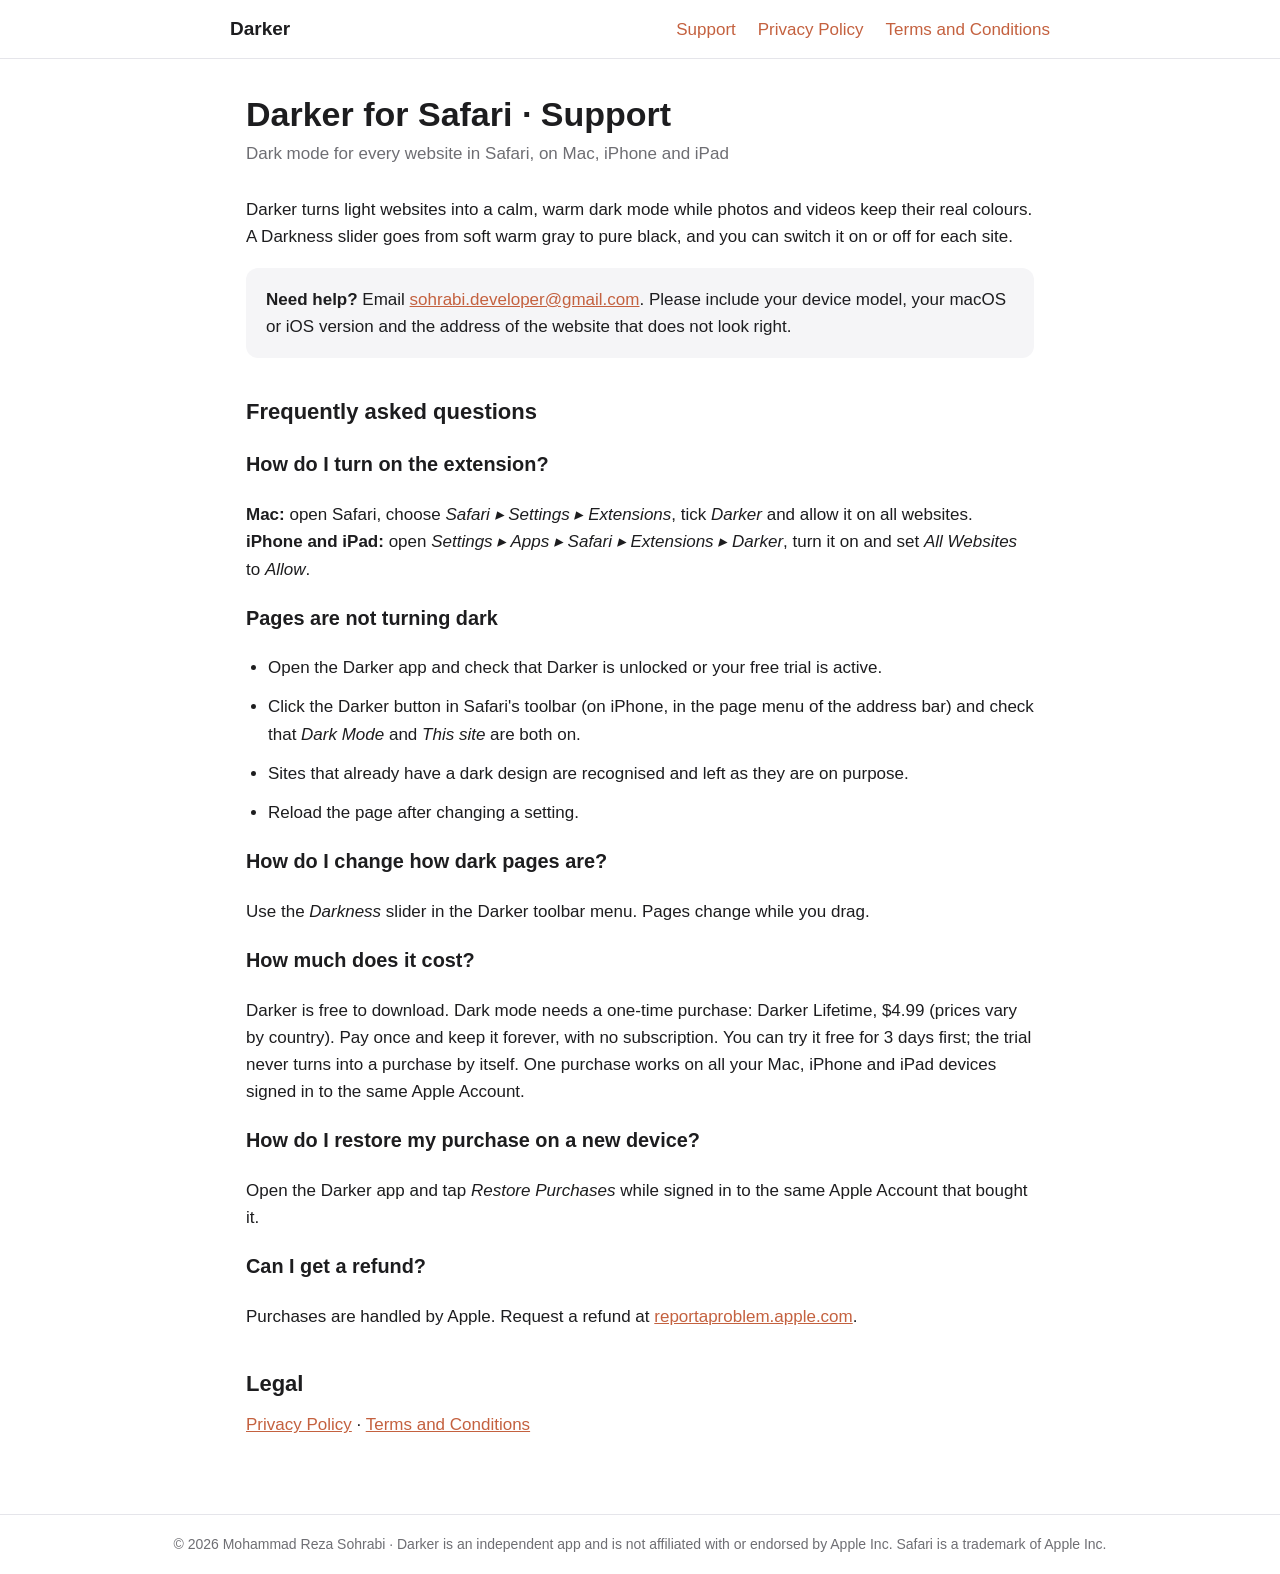
<file: index.html>
<!doctype html><html lang="en"><head><meta charset="utf-8"><meta name="viewport" content="width=device-width,initial-scale=1"><title>Darker Support</title><link rel="stylesheet" href="style.css"></head><body>
<header><nav><a class="brand" href="./">Darker</a><a href="./">Support</a><a href="privacy-policy.html">Privacy Policy</a><a href="terms-and-conditions.html">Terms and Conditions</a></nav></header>
<main>
<h1>Darker for Safari · Support</h1>
<p class="updated">Dark mode for every website in Safari, on Mac, iPhone and iPad</p>
<p>Darker turns light websites into a calm, warm dark mode while photos and videos keep their real colours. A Darkness slider goes from soft warm gray to pure black, and you can switch it on or off for each site.</p>
<div class="card"><strong>Need help?</strong> Email <a href="mailto:sohrabi.developer@gmail.com">sohrabi.developer@gmail.com</a>. Please include your device model, your macOS or iOS version and the address of the website that does not look right.</div>

<h2>Frequently asked questions</h2>
<h3>How do I turn on the extension?</h3>
<p><strong>Mac:</strong> open Safari, choose <em>Safari ▸ Settings ▸ Extensions</em>, tick <em>Darker</em> and allow it on all websites.<br><strong>iPhone and iPad:</strong> open <em>Settings ▸ Apps ▸ Safari ▸ Extensions ▸ Darker</em>, turn it on and set <em>All Websites</em> to <em>Allow</em>.</p>
<h3>Pages are not turning dark</h3>
<ul>
<li>Open the Darker app and check that Darker is unlocked or your free trial is active.</li>
<li>Click the Darker button in Safari's toolbar (on iPhone, in the page menu of the address bar) and check that <em>Dark Mode</em> and <em>This site</em> are both on.</li>
<li>Sites that already have a dark design are recognised and left as they are on purpose.</li>
<li>Reload the page after changing a setting.</li>
</ul>
<h3>How do I change how dark pages are?</h3>
<p>Use the <em>Darkness</em> slider in the Darker toolbar menu. Pages change while you drag.</p>
<h3>How much does it cost?</h3>
<p>Darker is free to download. Dark mode needs a one-time purchase: Darker Lifetime, $4.99 (prices vary by country). Pay once and keep it forever, with no subscription. You can try it free for 3 days first; the trial never turns into a purchase by itself. One purchase works on all your Mac, iPhone and iPad devices signed in to the same Apple Account.</p>
<h3>How do I restore my purchase on a new device?</h3>
<p>Open the Darker app and tap <em>Restore Purchases</em> while signed in to the same Apple Account that bought it.</p>
<h3>Can I get a refund?</h3>
<p>Purchases are handled by Apple. Request a refund at <a href="https://reportaproblem.apple.com">reportaproblem.apple.com</a>.</p>

<h2>Legal</h2>
<p><a href="privacy-policy.html">Privacy Policy</a> · <a href="terms-and-conditions.html">Terms and Conditions</a></p>
</main>
<footer>© 2026 Mohammad Reza Sohrabi · Darker is an independent app and is not affiliated with or endorsed by Apple Inc. Safari is a trademark of Apple Inc.</footer>
</body></html>
</file>
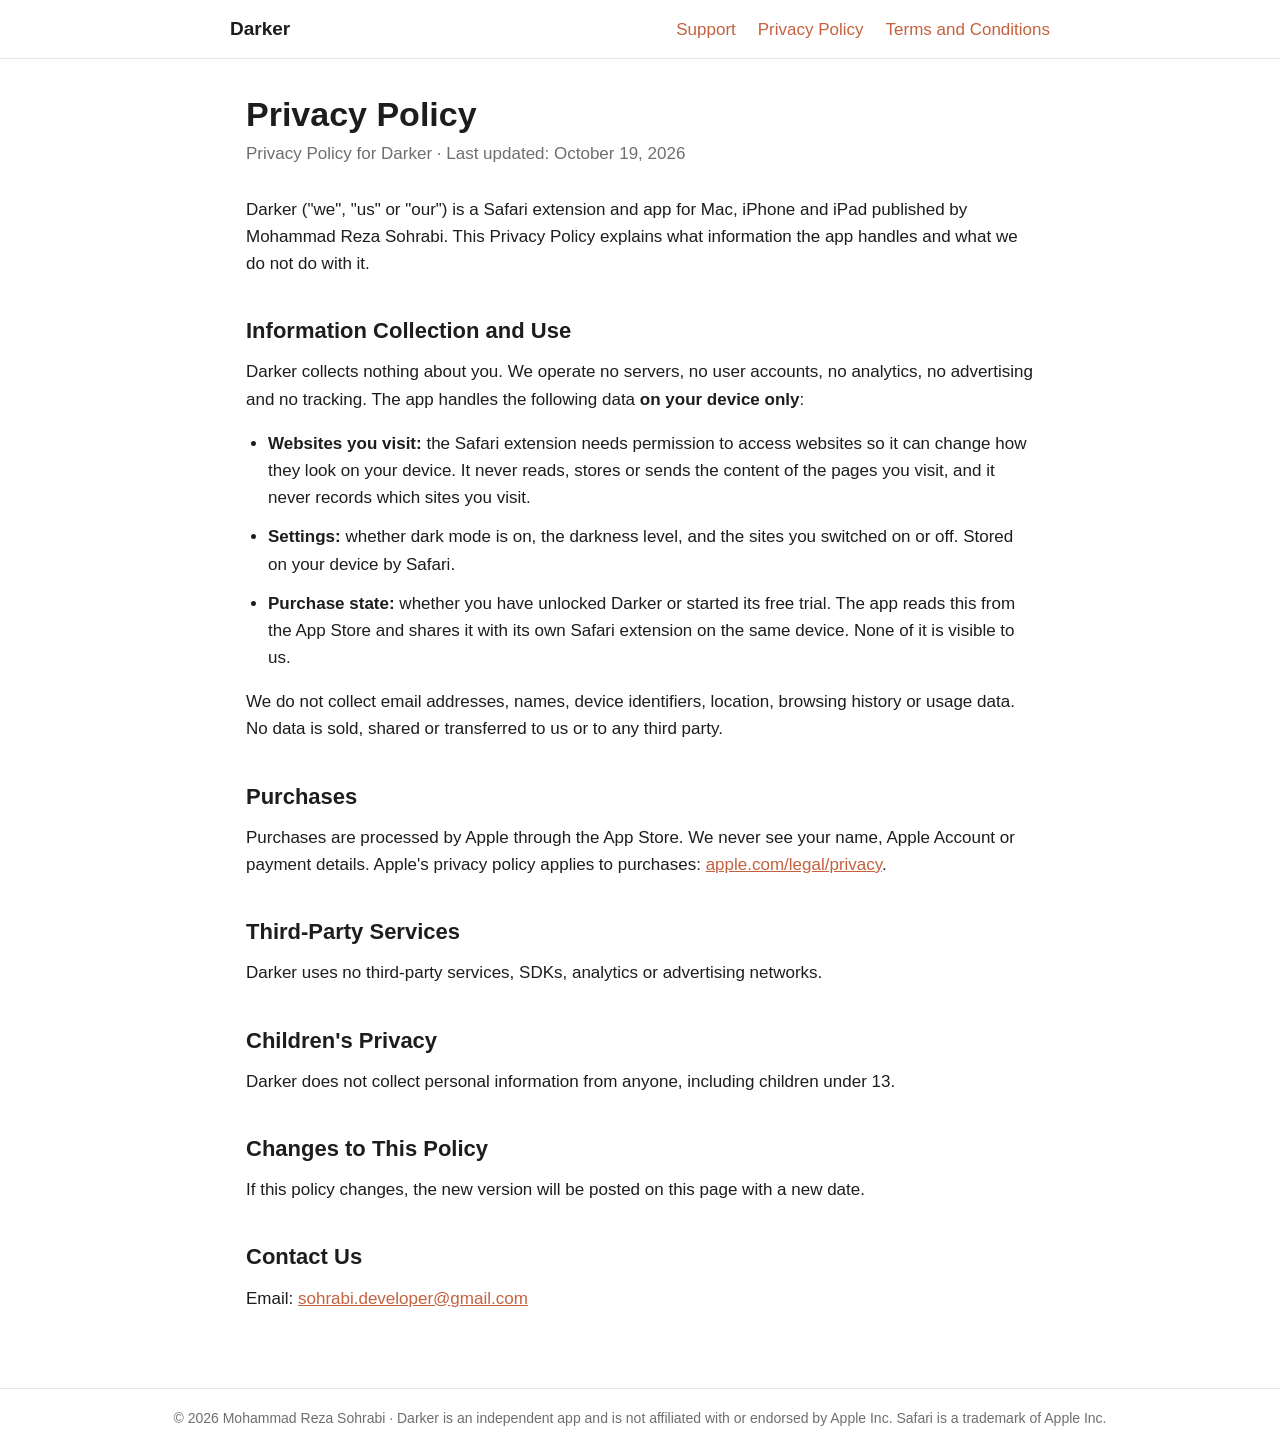
<file: privacy-policy.html>
<!doctype html><html lang="en"><head><meta charset="utf-8"><meta name="viewport" content="width=device-width,initial-scale=1"><title>Privacy Policy – Darker</title><link rel="stylesheet" href="style.css"></head><body>
<header><nav><a class="brand" href="./">Darker</a><a href="./">Support</a><a href="privacy-policy.html">Privacy Policy</a><a href="terms-and-conditions.html">Terms and Conditions</a></nav></header>
<main>
<h1>Privacy Policy</h1>
<p class="updated">Privacy Policy for Darker · Last updated: October 19, 2026</p>

<p>Darker ("we", "us" or "our") is a Safari extension and app for Mac, iPhone and iPad published by Mohammad Reza Sohrabi. This Privacy Policy explains what information the app handles and what we do not do with it.</p>

<h2>Information Collection and Use</h2>
<p>Darker collects nothing about you. We operate no servers, no user accounts, no analytics, no advertising and no tracking. The app handles the following data <strong>on your device only</strong>:</p>
<ul>
<li><strong>Websites you visit:</strong> the Safari extension needs permission to access websites so it can change how they look on your device. It never reads, stores or sends the content of the pages you visit, and it never records which sites you visit.</li>
<li><strong>Settings:</strong> whether dark mode is on, the darkness level, and the sites you switched on or off. Stored on your device by Safari.</li>
<li><strong>Purchase state:</strong> whether you have unlocked Darker or started its free trial. The app reads this from the App Store and shares it with its own Safari extension on the same device. None of it is visible to us.</li>
</ul>
<p>We do not collect email addresses, names, device identifiers, location, browsing history or usage data. No data is sold, shared or transferred to us or to any third party.</p>

<h2>Purchases</h2>
<p>Purchases are processed by Apple through the App Store. We never see your name, Apple Account or payment details. Apple's privacy policy applies to purchases: <a href="https://www.apple.com/legal/privacy/">apple.com/legal/privacy</a>.</p>

<h2>Third-Party Services</h2>
<p>Darker uses no third-party services, SDKs, analytics or advertising networks.</p>

<h2>Children's Privacy</h2>
<p>Darker does not collect personal information from anyone, including children under 13.</p>

<h2>Changes to This Policy</h2>
<p>If this policy changes, the new version will be posted on this page with a new date.</p>

<h2>Contact Us</h2>
<p>Email: <a href="mailto:sohrabi.developer@gmail.com">sohrabi.developer@gmail.com</a></p>
</main>
<footer>© 2026 Mohammad Reza Sohrabi · Darker is an independent app and is not affiliated with or endorsed by Apple Inc. Safari is a trademark of Apple Inc.</footer>
</body></html>
</file>
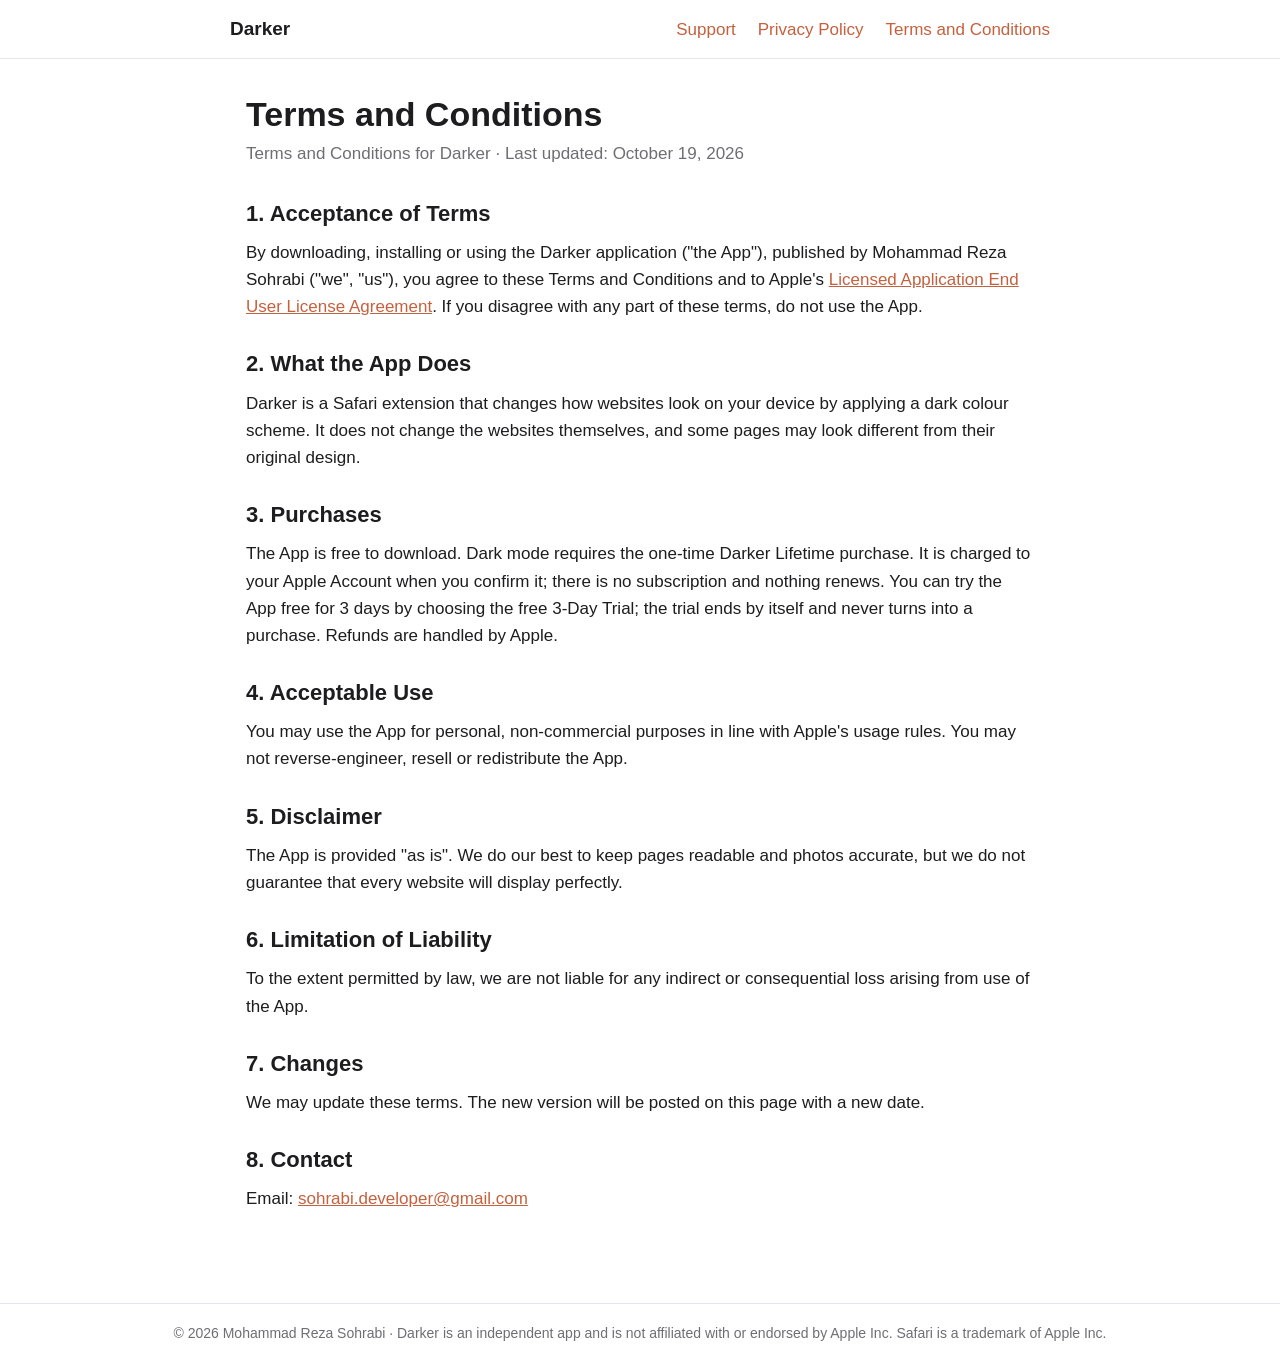
<file: terms-and-conditions.html>
<!doctype html><html lang="en"><head><meta charset="utf-8"><meta name="viewport" content="width=device-width,initial-scale=1"><title>Terms and Conditions – Darker</title><link rel="stylesheet" href="style.css"></head><body>
<header><nav><a class="brand" href="./">Darker</a><a href="./">Support</a><a href="privacy-policy.html">Privacy Policy</a><a href="terms-and-conditions.html">Terms and Conditions</a></nav></header>
<main>
<h1>Terms and Conditions</h1>
<p class="updated">Terms and Conditions for Darker · Last updated: October 19, 2026</p>

<ol class="terms">
<li><h2>Acceptance of Terms</h2>
<p>By downloading, installing or using the Darker application ("the App"), published by Mohammad Reza Sohrabi ("we", "us"), you agree to these Terms and Conditions and to Apple's <a href="https://www.apple.com/legal/internet-services/itunes/dev/stdeula/">Licensed Application End User License Agreement</a>. If you disagree with any part of these terms, do not use the App.</p></li>

<li><h2>What the App Does</h2>
<p>Darker is a Safari extension that changes how websites look on your device by applying a dark colour scheme. It does not change the websites themselves, and some pages may look different from their original design.</p></li>

<li><h2>Purchases</h2>
<p>The App is free to download. Dark mode requires the one-time Darker Lifetime purchase. It is charged to your Apple Account when you confirm it; there is no subscription and nothing renews. You can try the App free for 3 days by choosing the free 3-Day Trial; the trial ends by itself and never turns into a purchase. Refunds are handled by Apple.</p></li>

<li><h2>Acceptable Use</h2>
<p>You may use the App for personal, non-commercial purposes in line with Apple's usage rules. You may not reverse-engineer, resell or redistribute the App.</p></li>

<li><h2>Disclaimer</h2>
<p>The App is provided "as is". We do our best to keep pages readable and photos accurate, but we do not guarantee that every website will display perfectly.</p></li>

<li><h2>Limitation of Liability</h2>
<p>To the extent permitted by law, we are not liable for any indirect or consequential loss arising from use of the App.</p></li>

<li><h2>Changes</h2>
<p>We may update these terms. The new version will be posted on this page with a new date.</p></li>

<li><h2>Contact</h2>
<p>Email: <a href="mailto:sohrabi.developer@gmail.com">sohrabi.developer@gmail.com</a></p></li>
</ol>
</main>
<footer>© 2026 Mohammad Reza Sohrabi · Darker is an independent app and is not affiliated with or endorsed by Apple Inc. Safari is a trademark of Apple Inc.</footer>
</body></html>
</file>
<file: style.css>
:root{--bg:#fff;--fg:#1d1d1f;--muted:#6e6e73;--accent:#c4613f;--rule:#e5e5ea;--card:#f5f5f7}
@media (prefers-color-scheme:dark){:root{--bg:#1f1e1c;--fg:#ece8e1;--muted:#a39e94;--accent:#e8906f;--rule:#3a3834;--card:#282725}}
*{box-sizing:border-box}
body{margin:0;background:var(--bg);color:var(--fg);font:17px/1.6 -apple-system,BlinkMacSystemFont,"Segoe UI",Roboto,Helvetica,Arial,sans-serif;-webkit-font-smoothing:antialiased}
header{border-bottom:1px solid var(--rule);padding:14px 16px}
header nav{max-width:820px;margin:0 auto;display:flex;gap:22px;align-items:center;flex-wrap:wrap}
header .brand{font-weight:700;font-size:19px;text-decoration:none;color:var(--fg);margin-right:auto}
header a{color:var(--accent);text-decoration:none}
main{max-width:820px;margin:0 auto;padding:36px 16px 64px}
h1{font-size:34px;line-height:1.15;margin:0 0 6px}
.updated{color:var(--muted);margin:0 0 28px}
h2{font-size:22px;margin:36px 0 10px}
p,li{margin:0 0 12px}
ol.terms{padding-left:0;list-style:none;counter-reset:s}
ol.terms>li{counter-increment:s;margin:26px 0}
ol.terms>li>h2{margin:0 0 8px}
ol.terms>li>h2::before{content:counter(s) ". "}
ul{padding-left:22px}
a{color:var(--accent)}
.card{background:var(--card);border-radius:12px;padding:18px 20px;margin:18px 0}
footer{border-top:1px solid var(--rule);color:var(--muted);font-size:14px;padding:18px 16px;text-align:center}
code{background:var(--card);padding:1px 6px;border-radius:5px;font-size:15px}
</file>
